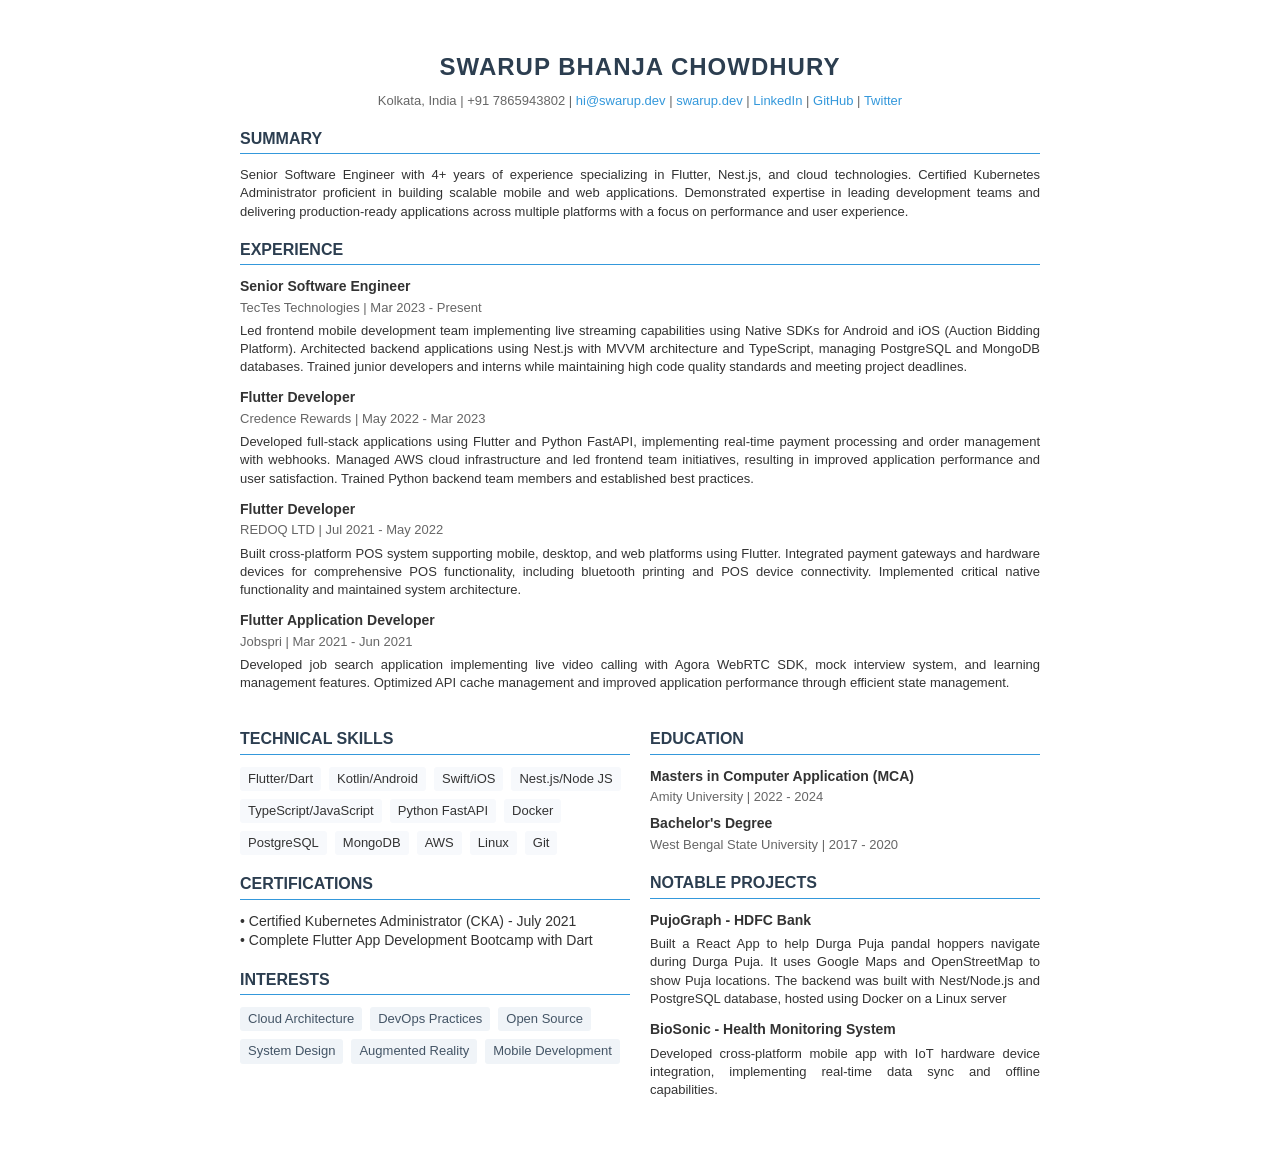
<file: index.html>
<!DOCTYPE html>
<html lang="en">

<head>
    <meta charset="UTF-8">
    <title>Swarup Bhanja Chowdhury - Software Developer</title>
    <link rel="stylesheet" href="./styles.css">
</head>

<body>
    <div class="header">
        <h1>SWARUP BHANJA CHOWDHURY</h1>
        <div class="contact-info">
            Kolkata, India | +91 7865943802 |
            <a href="mailto:hi@swarup.dev" target="_blank">hi@swarup.dev</a> |
            <a href="https://swarup.dev" target="_blank">swarup.dev</a> |
            <a href="https://linkedin.com/in/swarupbc" target="_blank">LinkedIn</a> |
            <a href="https://github.com/swarupbc" target="_blank">GitHub</a> |
            <a href="https://twitter.com/swarupbc" target="_blank">Twitter</a>
        </div>
    </div>

    <div class="section">
        <div class="section-title">SUMMARY</div>
        <div class="job-description">
            Senior Software Engineer with 4+ years of experience specializing in Flutter, Nest.js, and cloud
            technologies. Certified Kubernetes Administrator proficient in building scalable mobile and web
            applications. Demonstrated expertise in leading development teams and delivering production-ready
            applications across multiple platforms with a focus on performance and user experience.
        </div>
    </div>

    <div class="section">
        <div class="section-title">EXPERIENCE</div>

        <div class="experience-item">
            <div class="job-title">Senior Software Engineer</div>
            <div class="company-date">TecTes Technologies | Mar 2023 - Present</div>
            <div class="job-description">
                Led frontend mobile development team implementing live streaming capabilities using Native SDKs for
                Android and iOS (Auction Bidding Platform). Architected backend applications using Nest.js with MVVM
                architecture and TypeScript,
                managing PostgreSQL and MongoDB databases. Trained junior developers and interns while maintaining high
                code quality standards and meeting project deadlines.
            </div>
        </div>

        <div class="experience-item">
            <div class="job-title">Flutter Developer</div>
            <div class="company-date">Credence Rewards | May 2022 - Mar 2023</div>
            <div class="job-description">
                Developed full-stack applications using Flutter and Python FastAPI, implementing real-time payment
                processing and order management with webhooks. Managed AWS cloud infrastructure and led frontend team
                initiatives, resulting in improved application performance and user satisfaction. Trained Python backend
                team members and established best practices.
            </div>
        </div>

        <div class="experience-item">
            <div class="job-title">Flutter Developer</div>
            <div class="company-date">REDOQ LTD | Jul 2021 - May 2022</div>
            <div class="job-description">
                Built cross-platform POS system supporting mobile, desktop, and web platforms using Flutter. Integrated
                payment gateways and hardware devices for comprehensive POS functionality, including bluetooth printing
                and POS device connectivity. Implemented critical native functionality and maintained system
                architecture.
            </div>
        </div>

        <div class="experience-item">
            <div class="job-title">Flutter Application Developer</div>
            <div class="company-date">Jobspri | Mar 2021 - Jun 2021</div>
            <div class="job-description">
                Developed job search application implementing live video calling with Agora WebRTC SDK, mock interview
                system, and learning management features. Optimized API cache management and improved application
                performance through efficient state management.
            </div>
        </div>
    </div>

    <div class="two-column">
        <div class="column">
            <div class="section">
                <div class="section-title">TECHNICAL SKILLS</div>
                <ul class="skills-list">
                    <li class="skill-item">Flutter/Dart</li>
                    <li class="skill-item">Kotlin/Android</li>
                    <li class="skill-item">Swift/iOS</li>
                    <li class="skill-item">Nest.js/Node JS</li>
                    <li class="skill-item">TypeScript/JavaScript</li>
                    <li class="skill-item">Python FastAPI</li>
                    <li class="skill-item">Docker</li>
                    <li class="skill-item">PostgreSQL</li>
                    <li class="skill-item">MongoDB</li>
                    <li class="skill-item">AWS</li>
                    <li class="skill-item">Linux</li>
                    <li class="skill-item">Git</li>
                </ul>
            </div>

            <div class="section">
                <div class="section-title">CERTIFICATIONS</div>
                <div class="education-item">
                    • Certified Kubernetes Administrator (CKA) - July 2021<br>
                    • Complete Flutter App Development Bootcamp with Dart
                </div>
            </div>

            <div class="section">
                <div class="section-title">INTERESTS</div>
                <ul class="interests-list">
                    <li class="interest-item">Cloud Architecture</li>
                    <li class="interest-item">DevOps Practices</li>
                    <li class="interest-item">Open Source</li>
                    <li class="interest-item">System Design</li>
                    <li class="interest-item">Augmented Reality</li>
                    <li class="interest-item">Mobile Development</li>
                </ul>
            </div>
        </div>

        <div class="column">
            <div class="section">
                <div class="section-title">EDUCATION</div>
                <div class="education-item">
                    <div class="job-title">Masters in Computer Application (MCA)</div>
                    <div class="company-date">Amity University | 2022 - 2024</div>
                </div>
                <div class="education-item">
                    <div class="job-title">Bachelor's Degree</div>
                    <div class="company-date">West Bengal State University | 2017 - 2020</div>
                </div>
            </div>

            <div class="section">
                <div class="section-title">NOTABLE PROJECTS</div>
                <div class="experience-item">
                    <div class="job-title">PujoGraph - HDFC Bank</div>
                    <div class="job-description">
                        Built a React App to help Durga Puja pandal hoppers navigate during Durga Puja. It uses
                        Google Maps and OpenStreetMap to show Puja locations. The backend was built with Nest/Node.js
                        and PostgreSQL database, hosted using Docker on a Linux server
                    </div>
                </div>
                <div class="experience-item">
                    <div class="job-title">BioSonic - Health Monitoring System</div>
                    <div class="job-description">
                        Developed cross-platform mobile app with IoT hardware device integration, implementing real-time
                        data sync and offline capabilities.
                    </div>
                </div>
            </div>
        </div>
    </div>
</body>

</html>
</file>
<file: styles.css>
/* styles.css */
body {
    font-family: 'Arial', sans-serif;
    line-height: 1.4;
    max-width: 800px;
    margin: 30px auto;
    padding: 20px;
    color: #333;
    font-size: 14px;
}

.header {
    text-align: center;
    margin-bottom: 15px;
}

h1 {
    color: #2c3e50;
    margin: 0;
    font-size: 24px;
    letter-spacing: 1px;
}

.contact-info {
    color: #666;
    margin: 8px 0;
    font-size: 13px;
}

.section {
    margin: 18px 0;
}

.section-title {
    color: #2c3e50;
    border-bottom: 1.5px solid #3498db;
    padding-bottom: 3px;
    margin-bottom: 12px;
    font-size: 16px;
    font-weight: bold;
}

.experience-item {
    margin-bottom: 12px;
}

.job-title {
    font-weight: bold;
    margin-bottom: 2px;
    font-size: 14px;
}

.company-date {
    color: #666;
    font-size: 13px;
    margin-bottom: 3px;
}

.job-description {
    font-size: 13px;
    text-align: justify;
    margin: 5px 0;
}

.skills-list {
    display: flex;
    flex-wrap: wrap;
    gap: 8px;
    margin: 0;
    padding: 0;
    list-style: none;
}

.skill-item {
    background: #f7f9fc;
    padding: 3px 8px;
    border-radius: 3px;
    font-size: 13px;
}

.education-item {
    margin-bottom: 8px;
}

.two-column {
    display: flex;
    justify-content: space-between;
    gap: 20px;
}

.column {
    flex: 1;
}

.contact-info a {
    color: #3498db;
    text-decoration: none;
    transition: color 0.2s;
}

.contact-info a:hover {
    color: #2980b9;
    text-decoration: underline;
}

.interests-list {
    display: flex;
    flex-wrap: wrap;
    gap: 8px;
    margin: 5px 0;
    padding: 0;
    list-style: none;
}

.interest-item {
    background: #f0f4f8;
    padding: 3px 8px;
    border-radius: 3px;
    font-size: 13px;
    color: #456;
}

@media print {
    body {
        margin: 0;
        padding: 10px;
    }

    header,
    .header-date,
    .header-time {
        display: none;
    }

    @page {
        margin: 2cm;

        /* Adding page numbers in the footer */
        @bottom-center {
            content: counter(page) "/" counter(pages);
        }
    }

    .section {
        page-break-inside: avoid;
    }
}
</file>
